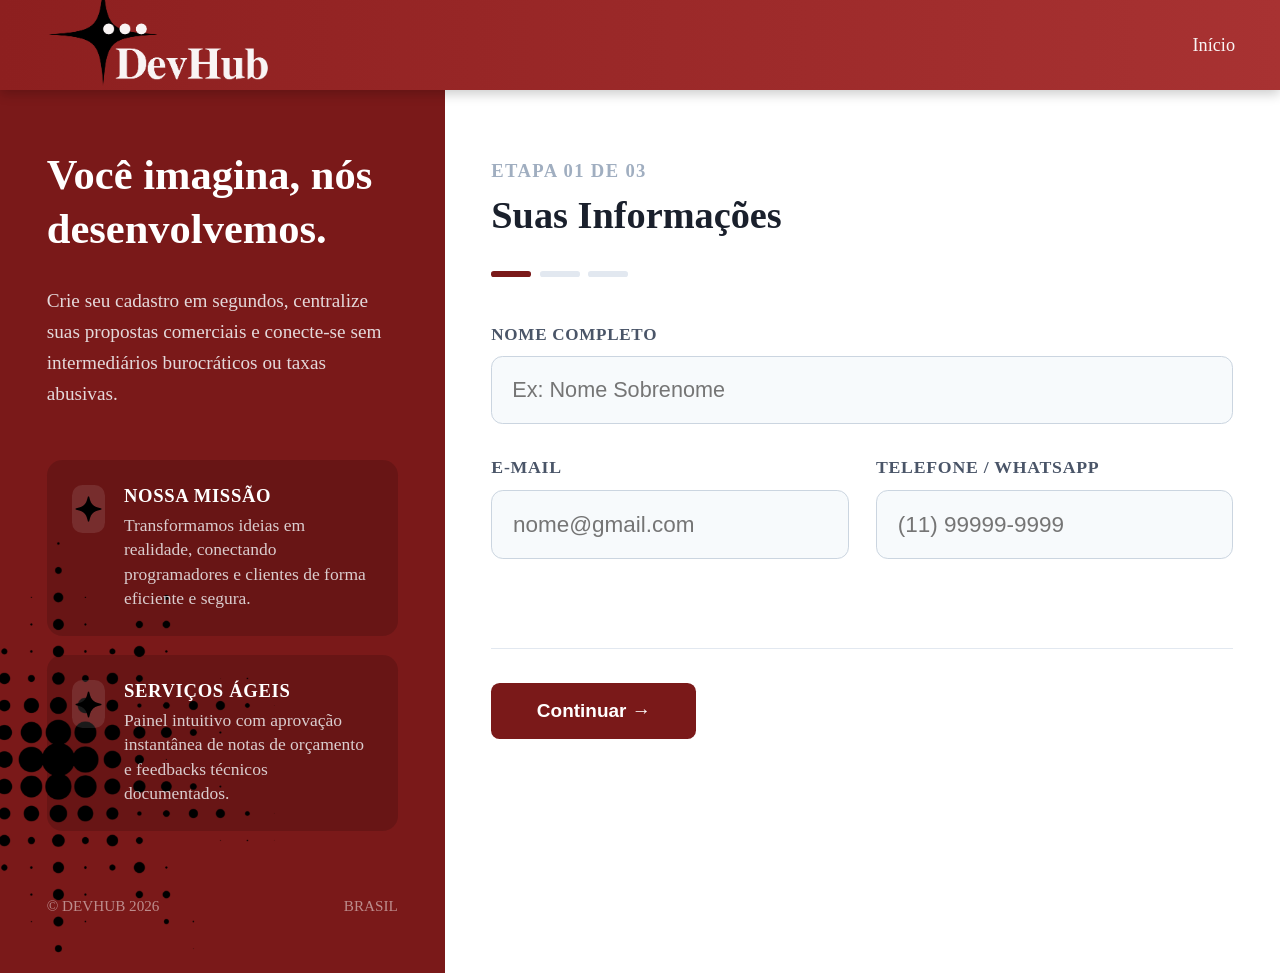
<file: cadastro1.html>
<!DOCTYPE html>
<html lang="pt-BR">
<head>
    <meta charset="UTF-8">
    <meta name="viewport" content="width=device-width, initial-scale=1.0">
    <title>Cadastro - DevHub</title>
    <link rel="stylesheet" href="css/cadastro.css">
    <link rel="icon" type="image/png" href="img/iconb.png">
</head>
<body>
    
    <header>
        <div class="topo">
    <a href="index.html">
        <img src="img/logo.png" alt="Logo do DevHub" class="logo">
    </a>
</div>
        <nav>
            <a href="index.html">Início</a>
           
        </nav>
    </header>

    <div class="main-container">
        <aside class="lateral">
            <div class="lateral-conteudo">
                <h1>Você imagina, nós desenvolvemos.</h1>
                <p>Crie seu cadastro em segundos, centralize suas propostas comerciais e conecte-se sem intermediários burocráticos ou taxas abusivas.</p>
                <div class="card-painel">
                    <div class="icone-painel"><img src="img/brilho.png" alt="pindevhub"></div>
                    <div>
                        <h3>Nossa missão</h3>
                        <p>Transformamos ideias em realidade, conectando programadores e clientes de forma eficiente e segura.</p>
                    </div>
                </div>
                <div class="card-painel">
                    <div class="icone-painel"><img src="img/brilho.png" alt="pindevhub"></div>
                    <div>
                        <h3>Serviços Ágeis</h3>
                        <p>Painel intuitivo com aprovação instantânea de notas de orçamento e feedbacks técnicos documentados.</p>
                    </div>
                </div>
            </div>
            <div class="lateral-rodape">
                <span>© DEVHUB 2026</span>
                <span> BRASIL</span>
            </div>
        </aside>
        <main class="form-area">
            <div class="form-wrapper">
                <form id="formularioCadastro1">
                    <div class="form-step">
                        <div class="step-header">Etapa 01 de 03</div>
                        <h2 class="step-title">Suas Informações</h2>
                        <div class="progress-container">
                            <div class="progress-bar active"></div>
                            <div class="progress-bar"></div>
                            <div class="progress-bar"></div>
                        </div>
                        <div class="form-group">
                            <label>Nome Completo</label>
                            <input type="text" id="nomeCompleto" placeholder="Ex: Nome Sobrenome" required>
                        </div>
                        <div class="form-row">
                            <div class="form-group">
                                <label>E-mail</label>
                                <input type="email" id="emailCliente" placeholder="nome@gmail.com" required>
                            </div>
                            <div class="form-group">
                                <label>Telefone / WhatsApp</label>
                                <input type="text" id="telefoneCliente" placeholder="(11) 99999-9999" required>
                            </div>
                        </div>
                        <div class="form-footer">
                            <button type="submit" class="btn-continuar">Continuar →</button>
                        </div>
                    </div>
                </form>
            </div>
        </main>
    </div>
    <script src="js/cadastro.js"></script>
</body>
</html>
</file>
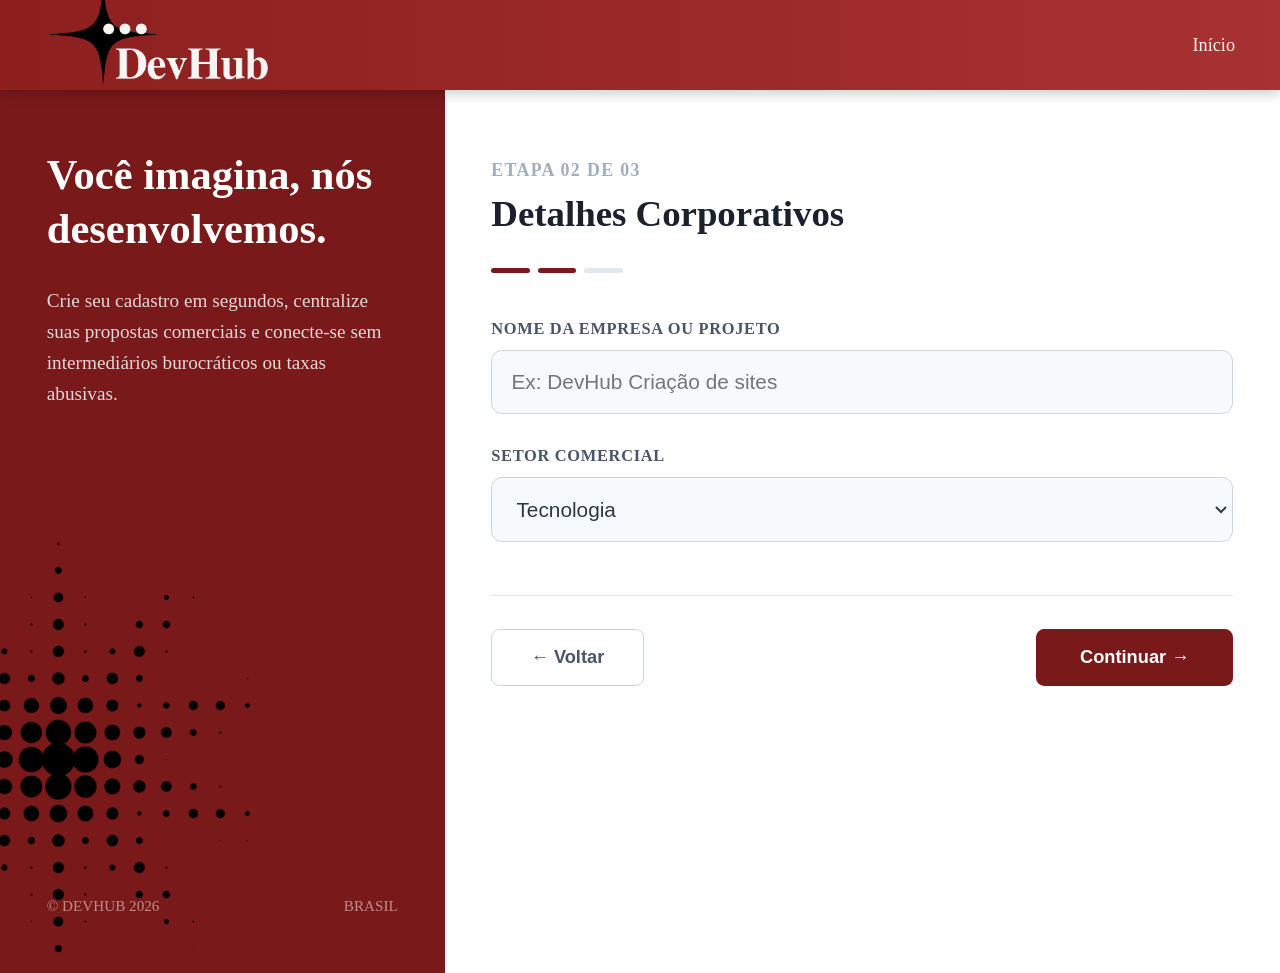
<file: cadastro2.html>
<!DOCTYPE html>
<html lang="pt-BR">
<head>
    <meta charset="UTF-8">
    <meta name="viewport" content="width=device-width, initial-scale=1.0">
    <title>Cadastro - Etapa 2</title>
    <link rel="stylesheet" href="css/cadastro.css">
    <link rel="icon" type="image/png" href="img/iconb.png">
</head>
<body>
    
    <header>
        <div class="topo">
    <a href="index.html">
        <img src="img/logo.png" alt="Logo do DevHub" class="logo">
    </a>
</div>
        <nav>
            <a href="index.html">Início</a>
         
        </nav>
    </header>

    <div class="main-container">
        <aside class="lateral">
            <div class="lateral-conteudo">
                <h1>Você imagina, nós desenvolvemos.</h1>
                <p>Crie seu cadastro em segundos, centralize suas propostas comerciais e conecte-se sem intermediários burocráticos ou taxas abusivas.</p>
            </div>
            <div class="lateral-rodape">
                <span>© DEVHUB 2026</span>
                <span> BRASIL</span>
            </div>
        </aside>
        <main class="form-area">
            <div class="form-wrapper">
                <form id="formularioCadastro2">
                    <div class="step-header">Etapa 02 de 03</div>
                    <h2 class="step-title">Detalhes Corporativos</h2>
                    <div class="progress-container">
                        <div class="progress-bar active"></div>
                        <div class="progress-bar active"></div>
                        <div class="progress-bar"></div>
                    </div>
                    <div class="form-group">
                        <label>Nome da Empresa ou Projeto</label>
                        <input type="text" id="nomeEmpresa" placeholder="Ex: DevHub Criação de sites" required>
                    </div>
                    <div class="form-group">
                        <label>Setor Comercial</label>
                        <select id="setorComercial">
                            <option>Tecnologia</option>
                            <option>E-commerce / Varejo</option>
                            <option>Marketing / Agência</option>
                            <option>Meios de Comunicação</option>
                            <option>Outros</option>
                        </select>
                    </div>
                    <div class="form-footer">
                        <button type="button" class="btn-cancelar" onclick="window.location.href='cadastro1.html'">← Voltar</button>
                        <button type="submit" class="btn-continuar">Continuar →</button>
                    </div>
                </form>
            </div>
        </main>
    </div>
    <script src="js/cadastro.js"></script>
</body>
</html>
</file>
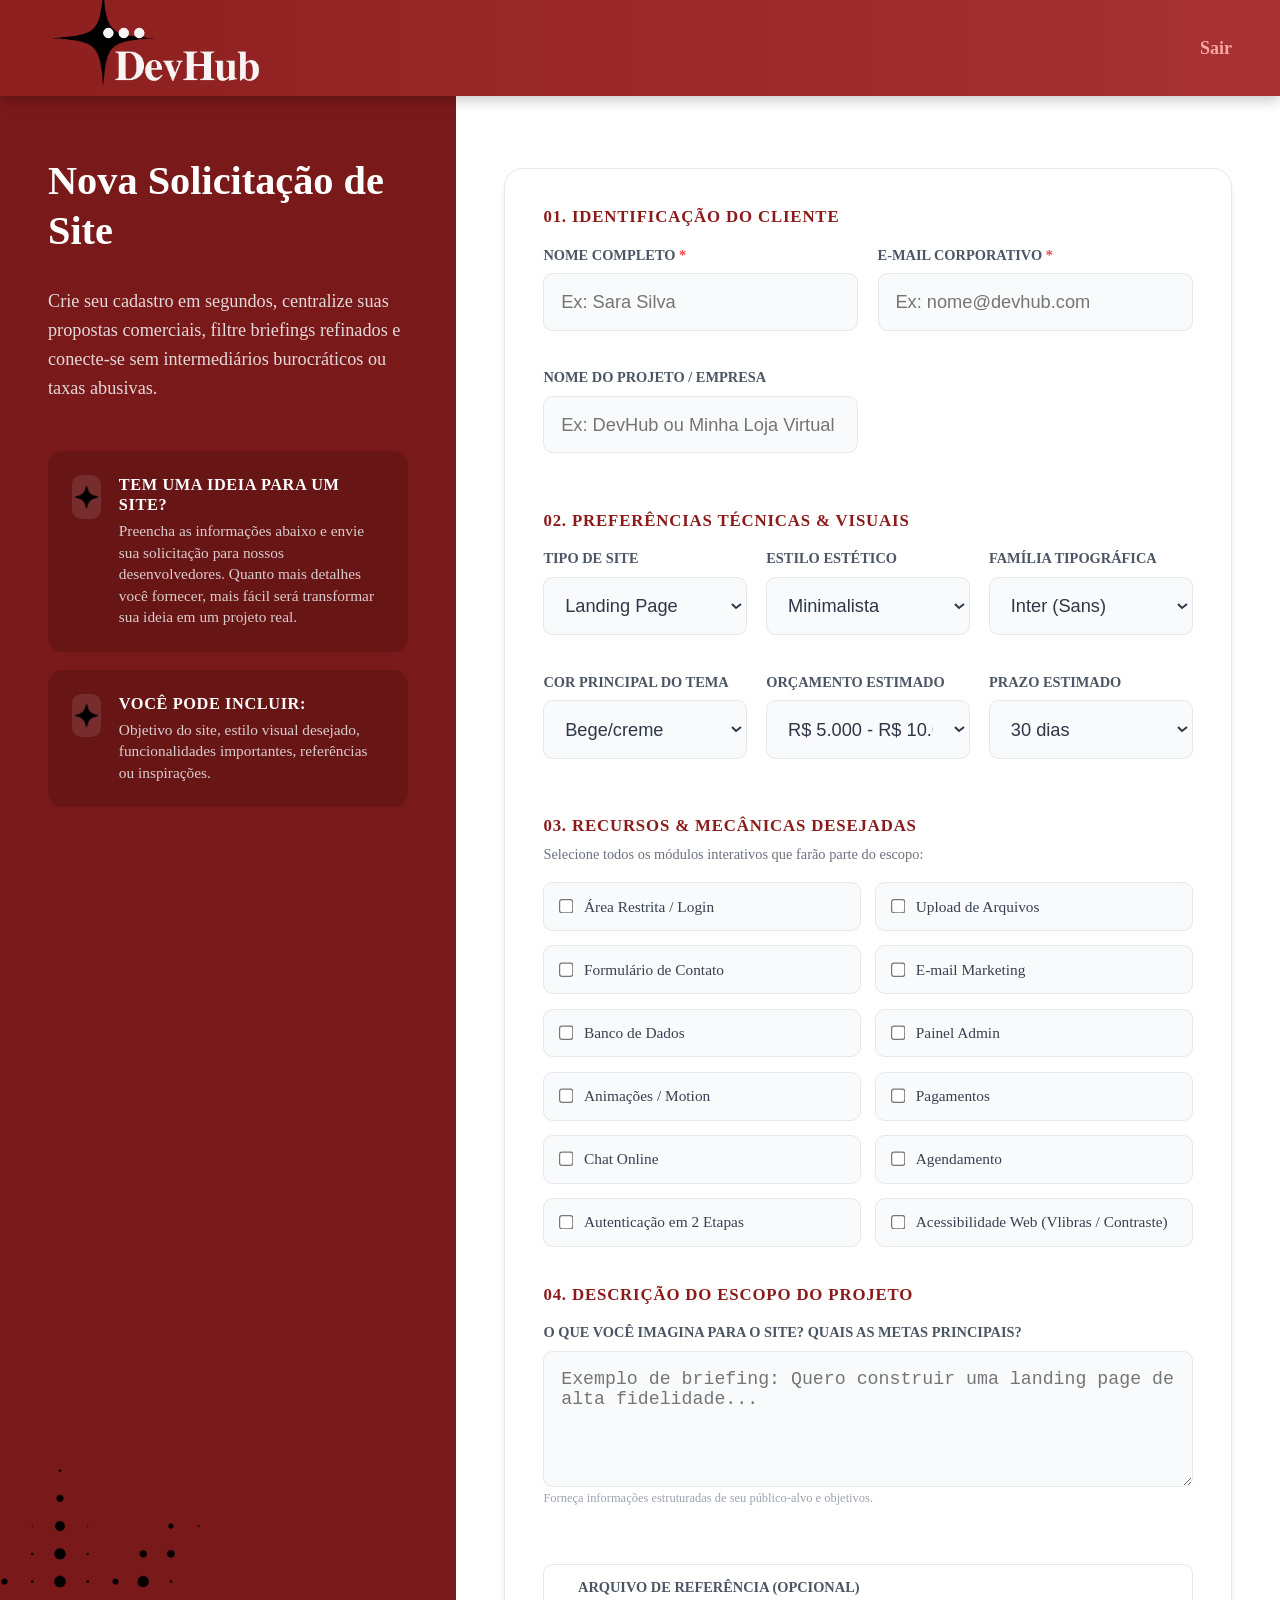
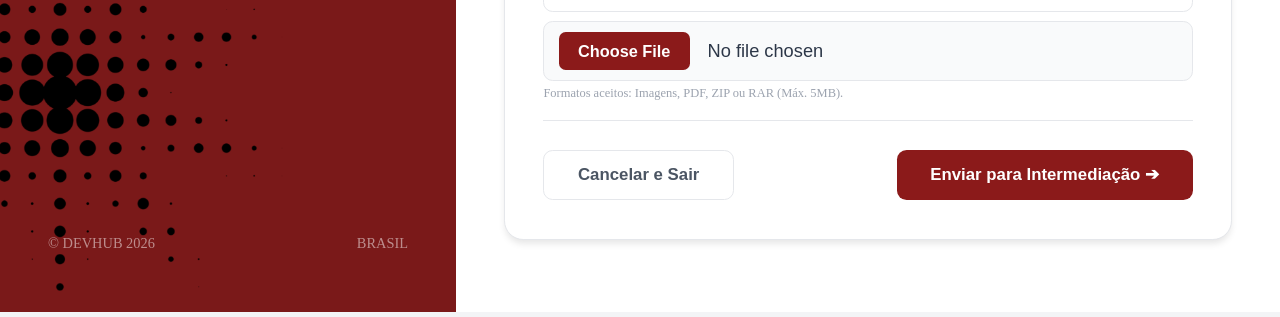
<file: solicitacao.html>
<!DOCTYPE html>
<html lang="pt-BR">

<head>
    <meta charset="UTF-8">
    <meta name="viewport" content="width=device-width, initial-scale=1.0">
    <title>Solicitação - DevHub</title>
    <link rel="stylesheet" href="css/solicitacao.css">
    <link rel="icon" type="image/png" href="img/iconb.png">
</head>

<body>

    <header>
        <div class="topo">
    <a href="index.html">
        <img src="img/logo.png" alt="Logo do DevHub" class="logo">
    </a>
</div>
        <nav>

            <a href="login.html" id="btnSair" style="color: #fca5a5; font-weight: 600;">Sair</a>

        </nav>
    </header>

    <div class="main-container">
        <aside class="lateral">
            <div class="lateral-conteudo">
                <h1 id="tituloFormulario">Nova Solicitação de Site</h1>
                <p>Crie seu cadastro em segundos, centralize suas propostas comerciais, filtre briefings refinados e
                    conecte-se sem intermediários burocráticos ou taxas abusivas.</p>

                <div class="card-painel">
                    <div class="icone-painel">
                        <img src="img/brilho.png" alt="pindevhub">
                    </div>
                    <div>
                        <h3>Tem uma ideia para um site?</h3>
                        <p>Preencha as informações abaixo e envie sua solicitação para nossos desenvolvedores. Quanto
                            mais detalhes você fornecer, mais fácil será transformar sua ideia em um projeto real.</p>
                    </div>
                </div>

                <div class="card-painel">
                    <div class="icone-painel">
                        <img src="img/brilho.png" alt="pindevhub">
                    </div>
                    <div>
                        <h3>Você pode incluir:</h3>
                        <p>Objetivo do site, estilo visual desejado, funcionalidades importantes, referências ou
                            inspirações.</p>
                    </div>
                </div>
            </div>
            <div class="lateral-rodape">
                <span>© DEVHUB 2026</span>
                <span>BRASIL</span>
            </div>
        </aside>

        <div class="conteiner">
            <div class="cartao">
                <div id="caixaErro" class="caixa-erro oculto"></div>

                <form id="formularioSolicitacao">
                    <fieldset>
                        <legend>01. Identificação do Cliente</legend>
                        <div class="grade-2-col">
                            <div class="controle-formulario">
                                <label for="nomeCliente">Nome Completo <span class="obrigatorio">*</span></label>
                                <input type="text" id="nomeCliente" placeholder="Ex: Sara Silva" required>
                            </div>
                            <div class="controle-formulario">
                                <label for="emailCliente">E-mail Corporativo <span class="obrigatorio">*</span></label>
                                <input type="email" id="emailCliente" placeholder="Ex: nome@devhub.com" required>
                            </div>
                            <div class="controle-formulario">
                                <label for="projetoNome">Nome do Projeto / Empresa</label>
                                <input type="text" id="projetoNome" placeholder="Ex: DevHub ou Minha Loja Virtual"
                                    required>
                            </div>
                        </div>
                    </fieldset>


                    <fieldset>
                        <legend>02. Preferências Técnicas & Visuais</legend>
                        <div class="grade-3-col">
                            <div class="controle-formulario">
                                <label for="tipoProjeto">Tipo de Site</label>
                                <select id="tipoProjeto">
                                    <option value="Landing Page">Landing Page</option>
                                    <option value="E-Commerce">E-Commerce</option>
                                    <option value="Blog Corporativo">Blog Corporativo</option>
                                    <option value="Portal de Membros / EaD">Portal de Membros / EaD</option>
                                    <option value="Dashboard Interno">Dashboard Interno</option>
                                    <option value="Portfólio Pessoal">Portfólio Pessoal</option>
                                    <option value="Site Institucional">Site Institucional</option>
                                    <option value="Outro">Outro</option>
                                </select>
                            </div>

                            <div class="controle-formulario">
                                <label for="estiloVisual">Estilo Estético</label>
                                <select id="estiloVisual">
                                    <option value="Minimalista">Minimalista</option>
                                    <option value="Corporativo">Corporativo</option>
                                    <option value="Criativo / Moderno">Criativo</option>
                                    <option value="Criativo / Moderno">Moderno</option>
                                    <option value="Tech / Brutalista">Brutalista</option>
                                    <option value="Tech / Brutalista">Tech</option>
                                    <option value="Premium / Escuro">Vintage</option>
                                    <option value="Premium / Escuro">Premium</option>
                                    <option value="Outro">Outro</option>
                                </select>
                            </div>

                            <div class="controle-formulario">
                                <label for="preferenciaFonte">Família Tipográfica</label>
                                <select id="preferenciaFonte">
                                    <option value="Inter (Sans)">Inter (Sans)</option>
                                    <option value="Playfair Display (Serif)">Playfair Display (Serif)</option>
                                    <option value="Space Grotesk (Display)">Space Grotesk (Display)</option>
                                    <option value="Montserrat (Moderna)">Montserrat (Moderna)</option>
                                    <option value="JetBrains Mono (Técnica)">JetBrains Mono (Técnica)</option>
                                    <option value="Outro">Outro</option>
                                </select>
                            </div>
                        </div>

                        <div class="grade-3-col margem-topo-4">
                            <div class="controle-formulario">
                                <label for="corPrincipal">Cor Principal do Tema</label>
                                <select id="corPrincipal">
                                    <option value="Vermelho">Bege/creme</option>
                                    <option value="Azul Corporativo">Azul Corporativo</option>
                                    <option value="Verde Esmeralda">Verde Esmeralda</option>
                                    <option value="Preto Elegante">Preto Elegante</option>
                                    <option value="Roxo Moderno">Roxo Moderno</option>
                                    <option value="Outro">Outro</option>
                                </select>
                            </div>

                            <div class="controle-formulario">
                                <label for="faixaOrcamento">Orçamento Estimado</label>
                                <select id="faixaOrcamento">
                                    <option value="R$ 2.000 - R$ 5.000">R$ 2.000 - R$ 5.000</option>
                                    <option value="R$ 5.000 - R$ 10.000" selected>R$ 5.000 - R$ 10.000</option>
                                    <option value="R$ 10.000 - R$ 20.000">R$ 10.000 - R$ 20.000</option>
                                    <option value="R$ 20.000+">R$ 20.000+</option>
                                    <option value="Outro">Outro</option>
                                </select>
                            </div>

                            <div class="controle-formulario">
                                <label for="prazoEstimado">Prazo Estimado</label>
                                <select id="prazoEstimado">
                                    <option value="15 dias">15 dias</option>
                                    <option value="30 dias" selected>30 dias</option>
                                    <option value="45 dias">45 dias</option>
                                    <option value="60 dias">60 dias</option>
                                    <option value="90 dias+">90 dias+</option>
                                    <option value="Outro">Outro</option>
                                </select>
                            </div>
                        </div>
                    </fieldset>

                    <fieldset>
                        <legend>03. Recursos & Mecânicas Desejadas</legend>
                        <p class="subtitulo">Selecione todos os módulos interativos que farão parte do escopo:</p>

                        <div class="grade-caixas-selecao">
                            <label class="cartao-selecao"><input type="checkbox" name="recursos"
                                    value="Área Restrita / Login"> Área Restrita / Login</label>
                            <label class="cartao-selecao"><input type="checkbox" name="recursos"
                                    value="Upload de Arquivos"> Upload de Arquivos</label>
                            <label class="cartao-selecao"><input type="checkbox" name="recursos"
                                    value="Formulário de Contato / Leads"> Formulário de Contato</label>
                            <label class="cartao-selecao"><input type="checkbox" name="recursos"
                                    value="Integração de E-mail Marketing"> E-mail Marketing</label>
                            <label class="cartao-selecao"><input type="checkbox" name="recursos"
                                    value="Banco de Dados Integrado"> Banco de Dados</label>
                            <label class="cartao-selecao"><input type="checkbox" name="recursos"
                                    value="Painel Administrativo"> Painel Admin</label>
                            <label class="cartao-selecao"><input type="checkbox" name="recursos"
                                    value="Animações Dinâmicas / Motion"> Animações / Motion</label>
                            <label class="cartao-selecao"><input type="checkbox" name="recursos"
                                    value="Gateway de Pagamento"> Pagamentos</label>
                            <label class="cartao-selecao"><input type="checkbox" name="recursos"
                                    value="Chat Online / Suporte"> Chat Online</label>
                            <label class="cartao-selecao"><input type="checkbox" name="recursos"
                                    value="Agendamento Automatizado"> Agendamento</label>
                            <label class="cartao-selecao"><input type="checkbox" name="recursos"
                                    value="Autenticação em Duas Etapas"> Autenticação em 2 Etapas</label>
                            <label class="cartao-selecao"><input type="checkbox" name="recursos"
                                    value="Acessibilidade Web (Vlibras / Contraste)"> Acessibilidade Web (Vlibras /
                                Contraste)</label>
                        </div>
                    </fieldset>

                    <fieldset>
                        <div class="cabecalho-texto">
                            <legend>04. Descrição do Escopo do Projeto</legend>
                        </div>
                        <div class="controle-formulario">
                            <label for="descricao">O que você imagina para o site? Quais as metas principais?</label>
                            <textarea id="descricao" rows="5"
                                placeholder="Exemplo de briefing: Quero construir uma landing page de alta fidelidade..."
                                required></textarea>
                            <p class="dica-entrada">Forneça informações estruturadas de seu público-alvo e objetivos.
                            </p>
                        </div>
                    </fieldset>

                    <div class="controle-formulario margem-topo-4">
                        <label for="arquivoExemplo" class="btn-secundario">Arquivo de Referência (Opcional)</label>
                        <input type="file" id="arquivoExemplo" accept="image/*,.pdf,.zip,.rar">
                        <p class="dica-entrada">Formatos aceitos: Imagens, PDF, ZIP ou RAR (Máx. 5MB).</p>
                    </div>

                    <div class="acoes-formulario">
                        <button type="button" id="btnCancelar" class="btn-secundario">Cancelar e Sair</button>
                        <button type="submit" id="btnEnviar" class="btn-primario">Enviar para Intermediação ➔</button>
                    </div>
                </form>
            </div>
        </div>
    </div>

    <script src="js/solicitacao.js"></script>
</body>

</html>
</file>
<file: css/cadastro.css>
@import url('https://fonts.googleapis.com/css2?family=DM+Serif+Display:ital@0;1&display=swap');

.dm-serif-display-regular {
  font-family: "DM Serif Display", serif;
  font-weight: 400;
  font-style: normal;
}

.dm-serif-display-regular-italic {
  font-family: "DM Serif Display", serif;
  font-weight: 400;
  font-style: italic;
}
:root {
    --primary-color: #7A1919;
    --primary-hover: #5A1212;
    --bg-light: #FDFDFD;
    --text-dark: #1E1E1E;
    --text-gray: #666666;
    --border-color: #E2E8F0;
}


/* BASE */
* {
    zoom: 1.04;
    margin: 0;
    padding: 0;
    box-sizing: border-box;
}


body {
    background: #fff;
    color: var(--text-dark);
    min-height: 100vh;
    display: flex;
    flex-direction: column;
}


header {
    position: sticky;
    top: 0;
    z-index: 1000;
}




/* HEADER */
header {
    background: linear-gradient(90deg, #8d1f1f, #a83232);
    color: white;
    display: flex;
    justify-content: space-between;
    align-items: center;
    padding: 10px 40px;
    height: 80px;
    box-shadow: 0px 4px 10px rgba(0, 0, 0, 0.2);
   
}.topo {
    display: flex;
    justify-content: center;
    align-items: center;
    margin: 40px 0;
}

.banner img:hover {
    transform: scale(1.02);
}

header .logo {
    width: 180px;
    margin-top: 10px;
}

nav a {
    text-decoration: none;
    margin-left: 20px;
    font-size: 15px;
    color: #F9F4F4;
    transition: 0.3s;
}

nav a:hover {
    color: #000000;
}

.main-container {
    display: flex;
    flex: 1;
}

.lateral {
    width: 32%;
    min-width: 380px;
    background: #7A1919 url('../img/bomba.png') no-repeat left -150px bottom -100px / 400px auto; 
    color: #ffffff;
    padding: 50px 40px;
    display: flex;
    flex-direction: column;
    justify-content: space-between;
}

.lateral h1 {
    font-size: 2.1rem;
    font-weight: 700;
    margin-bottom: 25px;
    line-height: 1.25;
    color: #ffffff;
}


.lateral p {
    font-size: 0.95rem;
    color: #F7FAFC;
    opacity: 0.85;
    margin-bottom: 40px;
    line-height: 1.6;
}

.card-painel {
    display: flex;
    gap: 15px;
    background: rgba(0, 0, 0, 0.15);
    padding: 20px;
    border-radius: 12px;
    margin-bottom: 15px;
}


.icone-painel {
    background: rgba(255, 255, 255, 0.1);
    width: 36px;
    height: 36px;
    display: flex;
    align-items: center;
    justify-content: center;
    border-radius: 8px;
    font-weight: bold;
}

.card-painel h3 {
    font-size: 0.85rem;
    text-transform: uppercase;
    letter-spacing: 0.5px;
    margin-bottom: 4px;
}


.card-painel p {
    font-size: 0.8rem;
    margin: 0;
    opacity: 0.8;
    line-height: 1.4;
}

.lateral-rodape {
    display: flex;
    justify-content: space-between;
    font-size: 0.75rem;
    opacity: 0.5;
}

.form-area {
    flex: 1;
    background: #fff;
    display: flex;
    justify-content: center;
    padding: 60px 40px;
}

.form-wrapper {
    width: 100%;
    max-width: 650px;
}

.step-header {
    font-size: 0.85rem;
    font-weight: bold;
    text-transform: uppercase;
    color: #A0AEC0;
    letter-spacing: 1px;
    margin-bottom: 8px;
}

.step-title {
    font-size: 1.75rem;
    font-weight: 700;
    margin-bottom: 25px;
    color: #1A202C;
}

.progress-container {
    display: flex;
    gap: 6px;
    margin-bottom: 35px;
    max-width: 100px;
}

.progress-bar {
    height: 4px;
    flex: 1;
    background: #E2E8F0;
    border-radius: 2px;
}

.progress-bar.active { background: var(--primary-color); }
.form-group { margin-bottom: 24px; }
.form-row { display: flex; gap: 20px; }
.form-row .form-group { flex: 1; }

label {
    display: block;
    font-size: 0.75rem;
    font-weight: 700;
    margin-bottom: 8px;
    color: #4A5568;
    text-transform: uppercase;
    letter-spacing: 0.5px;
}

input[type="text"], input[type="email"], input[type="password"], select {
    width: 100%;
    padding: 14px;
    border: 1px solid #CBD5E0;
    border-radius: 8px;
    background: #F7FAFC;
    font-size: 0.95rem;
    color: #2D3748;
    outline: none;
    transition: all 0.2s;
}

input:focus, select:focus {
    border-color: var(--primary-color);
    background: #fff;
    box-shadow: 0 0 0 3px rgba(122, 25, 25, 0.1);
}

.terms-container {
    display: flex;
    gap: 12px;
    background: #F7FAFC;
    padding: 16px;
    border-radius: 8px;
    border: 1px solid #E2E8F0;
    margin-top: 20px;
}

.terms-container input { margin-top: 4px; }

.terms-container label {
    text-transform: none;
    font-weight: normal;
    letter-spacing: 0;
    color: #2D3748;
    line-height: 1.5;
}

.form-footer {
    display: flex;
    justify-content: space-between;
    margin-top: 40px;
    padding-top: 25px;
    border-top: 1px solid var(--border-color);
}

.btn-cancelar, .btn-continuar {
    padding: 12px 28px;
    border-radius: 6px;
    font-weight: 600;
    cursor: pointer;
    transition: all 0.2s;
}

.btn-cancelar {
    background: #fff;
    border: 1px solid #CBD5E0;
    color: #4A5568;
}

.btn-cancelar:hover { background: #F7FAFC; }

.btn-continuar {
    padding: 12px 32px;
    background: var(--primary-color);
    color: #fff;
    border: none;
    display: flex;
    align-items: center;
    gap: 8px;
}

.btn-continuar:hover { background: var(--primary-hover); }
.icone-painel img { width: 24px; height: 24px; object-fit: contain; }

/* RESPONSIVIDADE */
@media (max-width: 992px) {
    .main-container { flex-direction: column; }
    .lateral { width: 100%; min-width: 100%; padding: 40px 20px; }
    .form-area { padding: 40px 20px; }
}
</file>
<file: css/solicitacao.css>
@import url('https://fonts.googleapis.com/css2?family=DM+Serif+Display:ital@0;1&display=swap');

.dm-serif-display-regular {
  font-family: "DM Serif Display", serif;
  font-weight: 400;
  font-style: normal;
}

.dm-serif-display-regular-italic {
  font-family: "DM Serif Display", serif;
  font-weight: 400;
  font-style: italic;
}

:root {
    --primary-color: #8B1A1A;
    --primary-hover: #6d1414;
    --bg-light: #f9fafb;
    --bg-body: #f3f4f6;
    --border-color: #e5e7eb;
    --text-main: #374151;
    --text-muted: #6b7280;
}

* {
    margin: 0;
    padding: 0;
    box-sizing: border-box;
}

body {
    zoom: 1.20;
    background-color: var(--bg-body);
    color: var(--text-main);
    min-height: 100vh;
    display: flex;
    flex-direction: column;
}

header {
    position: sticky;
    top: 0;
    z-index: 1000;
    background: linear-gradient(90deg, #8d1f1f, #a83232);
    color: white;
    display: flex;
    justify-content: space-between;
    align-items: center;
    padding: 10px 40px;
    height: 80px;
    box-shadow: 0px 4px 10px rgba(0, 0, 0, 0.2);
}

header .logo {
    width: 180px;
    margin-top: 10px;
}

nav a {
    text-decoration: none;
    margin-left: 20px;
    font-size: 15px;
    color: #F9F4F4;
    transition: 0.3s;
}

nav a:hover {
    color: #000000;
}

.main-container {
    display: flex;
    flex: 1;
}

.lateral {
    width: 32%;
    min-width: 380px;
    background: #7A1919 url('../img/bomba.png') no-repeat left -150px bottom -100px / 400px auto;
    color: #ffffff;
    padding: 50px 40px;
    display: flex;
    flex-direction: column;
    justify-content: space-between;
}

.lateral h1 {
    font-size: 2.1rem;
    font-weight: 700;
    margin-bottom: 25px;
    line-height: 1.25;
}

.lateral p {
    font-size: 0.95rem;
    color: #F7FAFC;
    opacity: 0.85;
    margin-bottom: 40px;
    line-height: 1.6;
}

.card-painel {
    display: flex;
    gap: 15px;
    background: rgba(0, 0, 0, 0.15);
    padding: 20px;
    border-radius: 12px;
    margin-bottom: 15px;
}

.icone-painel {
    background: rgba(255, 255, 255, 0.1);
    width: 36px;
    height: 36px;
    display: flex;
    align-items: center;
    justify-content: center;
    border-radius: 8px;
}

.icone-painel img { width: 24px; height: 24px; object-fit: contain; }
.tag-plataforma img { width: 16px; height: 16px; margin-right: 6px; vertical-align: middle;}

.card-painel h3 {
    font-size: 0.85rem;
    text-transform: uppercase;
    letter-spacing: 0.5px;
    margin-bottom: 4px;
}

.card-painel p {
    font-size: 0.8rem;
    margin: 0;
    opacity: 0.8;
    line-height: 1.4;
}

.lateral-rodape {
    display: flex;
    justify-content: space-between;
    font-size: 0.75rem;
    opacity: 0.5;
}

.conteiner {
    flex: 1;
    background: #fff;
    display: flex;
    justify-content: center;
    padding: 60px 40px;
}

.cartao {
    width: 100%;
    max-width: 850px;
    background: white;
    border: 1px solid var(--border-color);
    border-radius: 1rem;
    overflow: hidden;
    box-shadow: 0 4px 6px -1px rgba(0, 0, 0, 0.1);
}

form { padding: 2rem; }
fieldset { border: none; margin: 0 0 2rem 0; padding: 0; }
legend { font-size: 0.875rem; font-weight: bold; color: var(--primary-color); text-transform: uppercase; letter-spacing: 0.05em; margin-bottom: 1rem; }

.controle-formulario { display: flex; flex-direction: column; margin-bottom: 1rem; }
.controle-formulario label { font-size: 0.75rem; font-weight: bold; text-transform: uppercase; margin-bottom: 0.5rem; color: #4b5563; }

input[type="text"], input[type="email"],  select, textarea, input[type="file"] {
   width: 100%;
    padding: 14px;
    background-color: var(--bg-light);
    border: 1px solid var(--border-color);
    border-radius: 0.5rem;
    font-size: 0.95rem;
    color: #2D3748;
    outline: none;
    transition: all 0.2s;
}

input:focus, select:focus, textarea:focus, input[type="file"]:focus {
    background-color: white;
    border-color: var(--primary-color);
    box-shadow: 0 0 0 3px rgba(122, 25, 25, 0.1);
}

.grade-2-col { display: grid; grid-template-columns: 1fr 1fr; gap: 1rem; }
.grade-3-col { display: grid; grid-template-columns: repeat(3, 1fr); gap: 1rem; }

.subtitulo { font-size: 0.75rem; color: var(--text-muted); margin-top: -0.5rem; margin-bottom: 1rem; }
.grade-caixas-selecao { display: grid; grid-template-columns: repeat(auto-fill, minmax(180px, 1fr)); gap: 0.75rem; }

.cartao-selecao {
    display: flex;
    align-items: center;
    gap: 0.5rem;
    padding: 0.75rem;
    background: var(--bg-light);
    border: 1px solid var(--border-color);
    border-radius: 0.5rem;
    font-size: 0.8rem;
    cursor: pointer;
}

.cartao-selecao:hover { background: #f3f4f6; }


.caixa-erro { padding: 0.75rem; background-color: #fef2f2; border: 1px solid #fca5a5; color: #991b1b; border-radius: 0.5rem; margin: 1rem 2rem; font-size: 0.875rem; }
.oculto { display: none; }
.cabecalho-texto { display: flex; justify-content: space-between; align-items: center; }
.dica-entrada { font-size: 0.65rem; color: #9ca3af; margin-top: 0.25rem; }
.obrigatorio { color: #ef4444; }
.margem-topo-4 { margin-top: 1rem; }



.acoes-formulario { display: flex; justify-content: space-between; border-top: 1px solid var(--border-color); padding-top: 1.5rem; gap: 1rem; }
.btn-primario, .btn-secundario { padding: 12px 28px; border-radius: 0.5rem; font-weight: bold; cursor: pointer; font-size: 0.875rem; transition: all 0.2s; }


.btn-secundario { background: white; border: 1px solid var(--border-color); color: #4b5563; }
.btn-secundario:hover { background: var(--bg-light); }


.btn-primario { background: var(--primary-color); border: none; color: white; }
.btn-primario:hover { background: var(--primary-hover); transform: scale(1.01); }


@media (max-width: 992px) {
    .main-container { flex-direction: column; }
    .lateral { width: 100%; min-width: 100%; padding: 40px 20px; }
    .conteiner { padding: 40px 20px; }
}


@media (max-width: 600px) {
    .grade-2-col, .grade-3-col { grid-template-columns: 1fr; }
}


input[type="file"] {
    padding: 8px 12px; 
    cursor: pointer;
    display: flex;
    align-items: center;
}

input[type="file"]::file-selector-button {
    background-color: var(--primary-color);
    color: white;
    border: none;
    padding: 8px 16px;
    border-radius: 0.35rem;
    font-size: 0.85rem;
    font-weight: bold;
    cursor: pointer;
    margin-right: 15px;
    transition: all 0.2s ease;
}

input[type="file"]::file-selector-button:hover {
    background-color: var(--primary-hover);
}

input[type="file"]::-webkit-file-upload-button + span {
    color: var(--text-muted);
}
</file>
